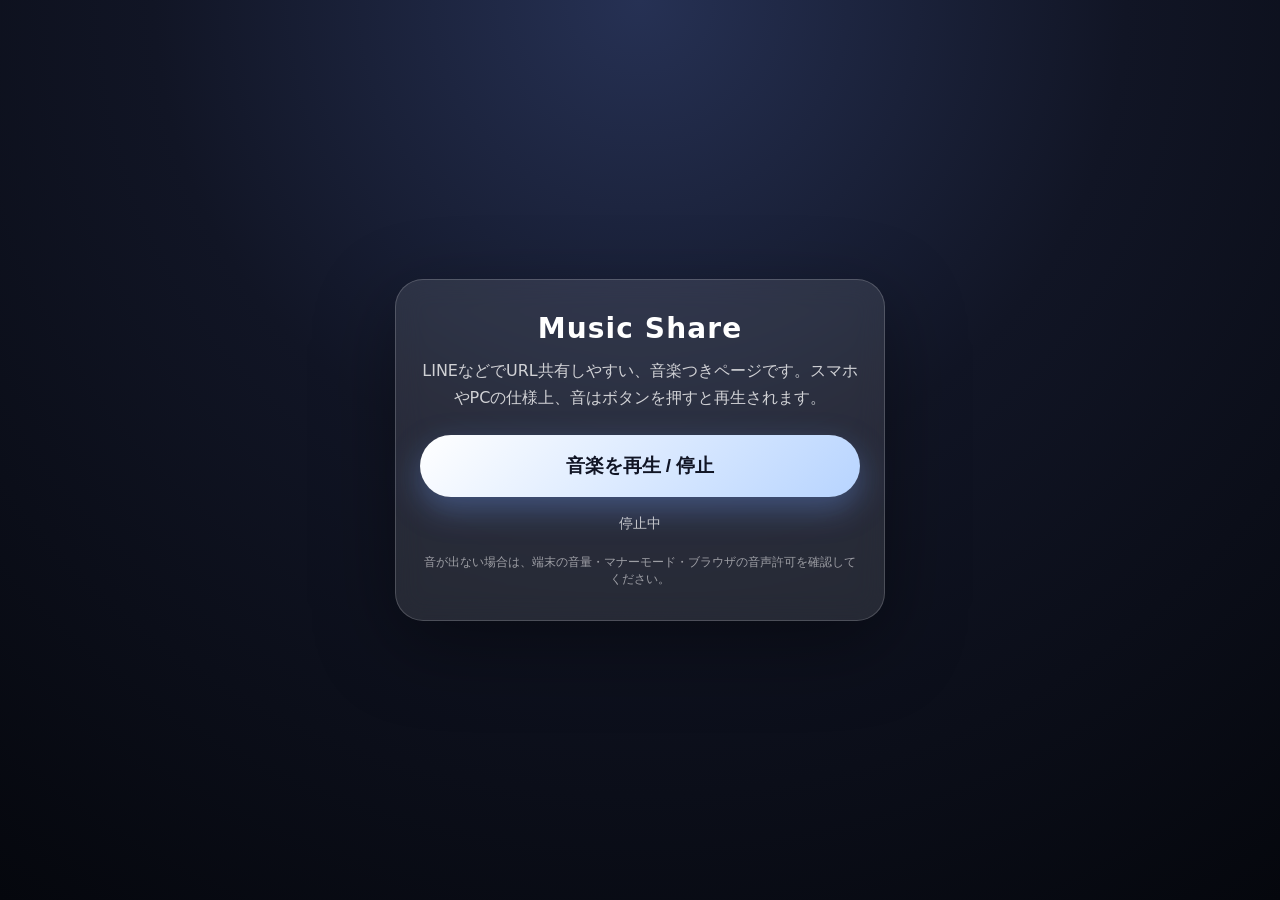
<file: music-share/index.html>
<!doctype html>
<html lang="ja">
<head>
  <meta charset="utf-8" />
  <meta name="viewport" content="width=device-width, initial-scale=1" />
  <title>Music Share</title>
  <style>
    :root {
      color-scheme: dark;
      font-family: system-ui, -apple-system, BlinkMacSystemFont, "Segoe UI", sans-serif;
    }
    body {
      margin: 0;
      min-height: 100vh;
      display: grid;
      place-items: center;
      background: radial-gradient(circle at top, #263154 0%, #111525 44%, #05070d 100%);
      color: #fff;
    }
    .card {
      width: min(92vw, 440px);
      padding: 32px 24px;
      border-radius: 28px;
      background: rgba(255, 255, 255, 0.1);
      border: 1px solid rgba(255, 255, 255, 0.18);
      box-shadow: 0 24px 80px rgba(0, 0, 0, 0.38);
      text-align: center;
      backdrop-filter: blur(14px);
    }
    h1 {
      margin: 0 0 12px;
      font-size: 28px;
      letter-spacing: .04em;
    }
    p {
      margin: 0 0 24px;
      line-height: 1.7;
      color: rgba(255,255,255,.78);
    }
    button {
      width: 100%;
      border: 0;
      border-radius: 999px;
      padding: 18px 20px;
      font-size: 19px;
      font-weight: 700;
      color: #111525;
      background: linear-gradient(135deg, #ffffff, #b7d4ff);
      box-shadow: 0 12px 32px rgba(116, 161, 255, .35);
      cursor: pointer;
    }
    button:active { transform: translateY(1px); }
    .status {
      margin-top: 18px;
      min-height: 1.5em;
      color: rgba(255,255,255,.72);
      font-size: 14px;
    }
    .note {
      margin-top: 18px;
      font-size: 12px;
      color: rgba(255,255,255,.55);
    }
  </style>
</head>
<body>
  <main class="card">
    <h1>Music Share</h1>
    <p>LINEなどでURL共有しやすい、音楽つきページです。スマホやPCの仕様上、音はボタンを押すと再生されます。</p>
    <button id="playButton" type="button">音楽を再生 / 停止</button>
    <div id="status" class="status">停止中</div>
    <div class="note">音が出ない場合は、端末の音量・マナーモード・ブラウザの音声許可を確認してください。</div>
  </main>

  <script>
    const playButton = document.getElementById('playButton');
    const statusEl = document.getElementById('status');

    let audioCtx;
    let masterGain;
    let timerIds = [];
    let playing = false;

    const melody = [
      { note: 392.00, time: 0.00, length: 0.28 },
      { note: 493.88, time: 0.32, length: 0.28 },
      { note: 587.33, time: 0.64, length: 0.42 },
      { note: 493.88, time: 1.12, length: 0.28 },
      { note: 659.25, time: 1.44, length: 0.42 },
      { note: 587.33, time: 1.92, length: 0.32 },
      { note: 493.88, time: 2.28, length: 0.32 },
      { note: 392.00, time: 2.64, length: 0.56 }
    ];

    function ensureAudio() {
      if (!audioCtx) {
        audioCtx = new (window.AudioContext || window.webkitAudioContext)();
        masterGain = audioCtx.createGain();
        masterGain.gain.value = 0.22;
        masterGain.connect(audioCtx.destination);
      }
      return audioCtx.resume();
    }

    function playTone(freq, start, duration, type = 'sine') {
      const osc = audioCtx.createOscillator();
      const gain = audioCtx.createGain();
      osc.type = type;
      osc.frequency.value = freq;
      gain.gain.setValueAtTime(0.0001, start);
      gain.gain.exponentialRampToValueAtTime(0.22, start + 0.03);
      gain.gain.exponentialRampToValueAtTime(0.0001, start + duration);
      osc.connect(gain).connect(masterGain);
      osc.start(start);
      osc.stop(start + duration + 0.03);
    }

    function scheduleLoop() {
      if (!playing) return;
      const now = audioCtx.currentTime;
      melody.forEach(({ note, time, length }) => {
        playTone(note, now + time, length, 'triangle');
        playTone(note / 2, now + time, length * 1.05, 'sine');
      });
      const next = window.setTimeout(scheduleLoop, 3200);
      timerIds.push(next);
    }

    async function startMusic() {
      await ensureAudio();
      playing = true;
      statusEl.textContent = '再生中';
      scheduleLoop();
    }

    function stopMusic() {
      playing = false;
      timerIds.forEach(clearTimeout);
      timerIds = [];
      if (masterGain && audioCtx) {
        masterGain.gain.cancelScheduledValues(audioCtx.currentTime);
        masterGain.gain.setTargetAtTime(0.0001, audioCtx.currentTime, 0.05);
        window.setTimeout(() => {
          if (masterGain) masterGain.gain.value = 0.22;
        }, 180);
      }
      statusEl.textContent = '停止中';
    }

    playButton.addEventListener('click', async () => {
      try {
        if (playing) {
          stopMusic();
        } else {
          await startMusic();
        }
      } catch (error) {
        statusEl.textContent = '音声の開始に失敗しました。ブラウザ設定を確認してください。';
        console.error(error);
      }
    });
  </script>
</body>
</html>
</file>
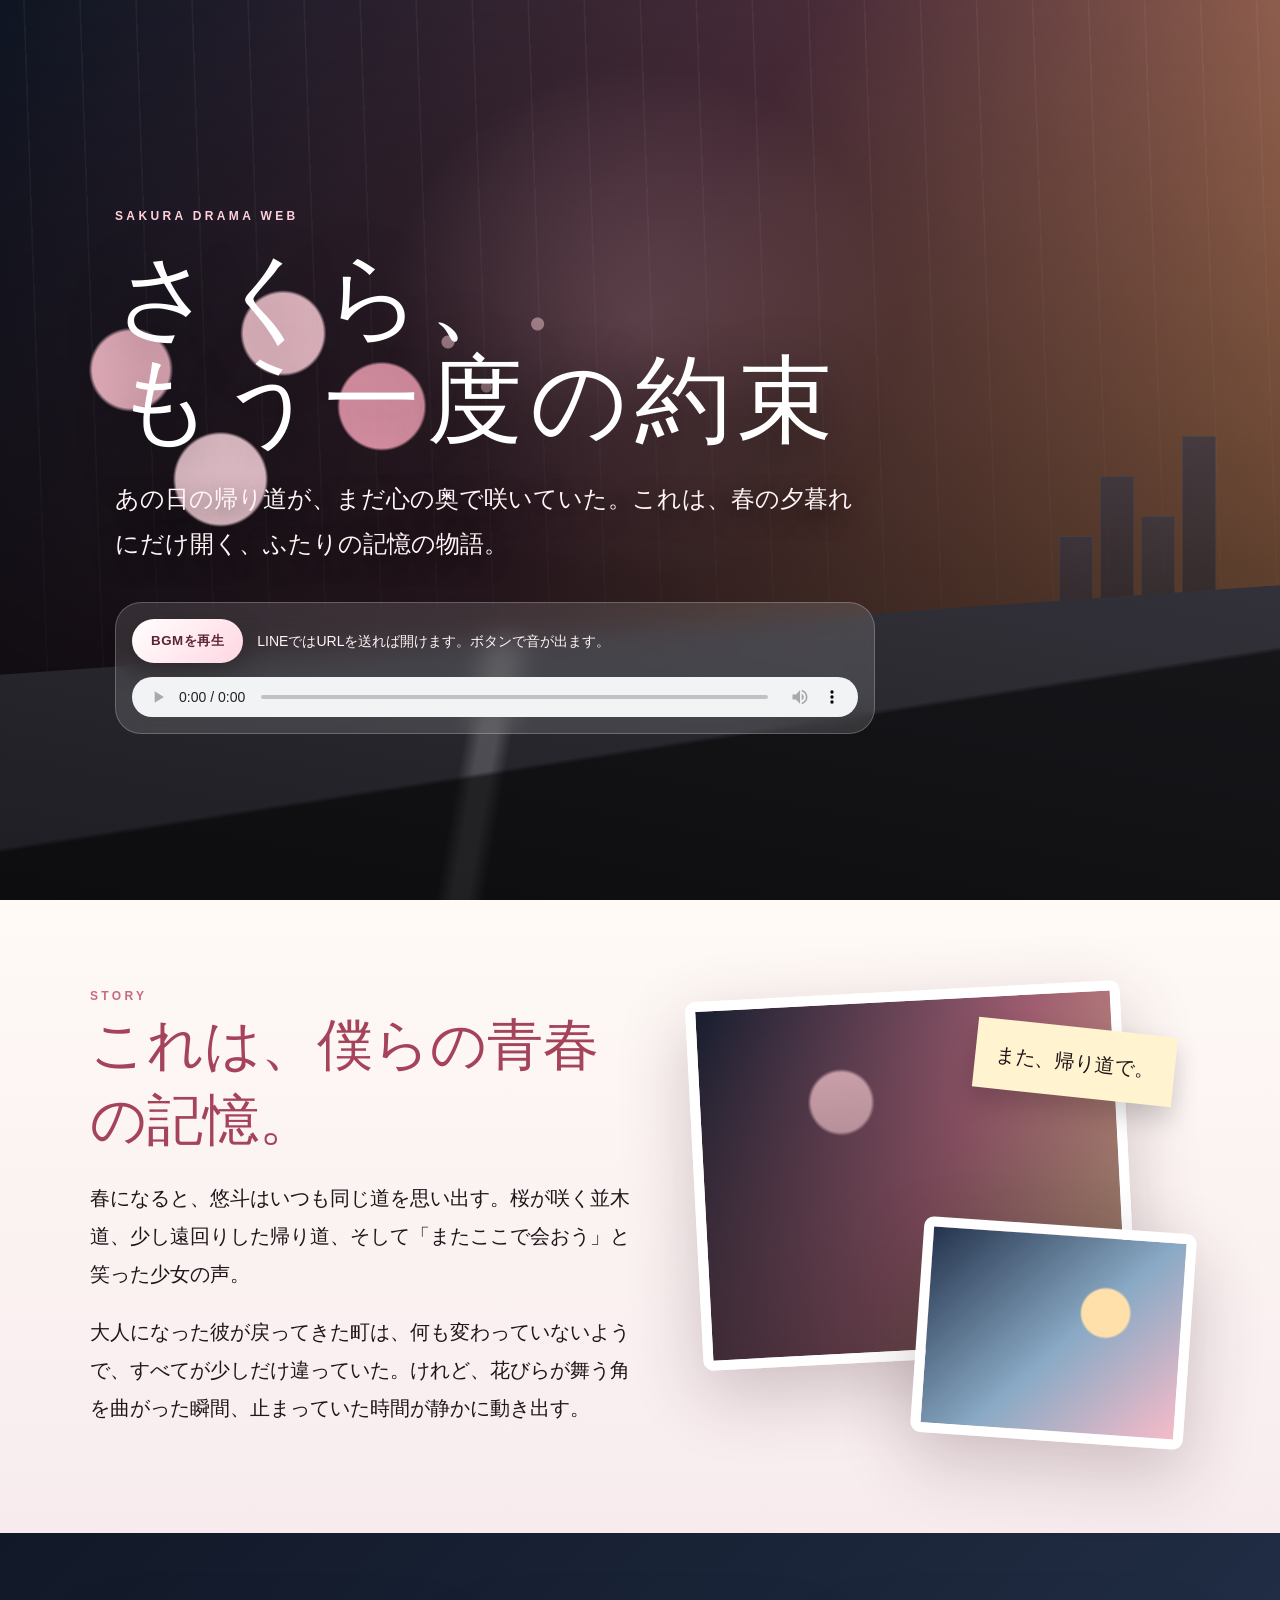
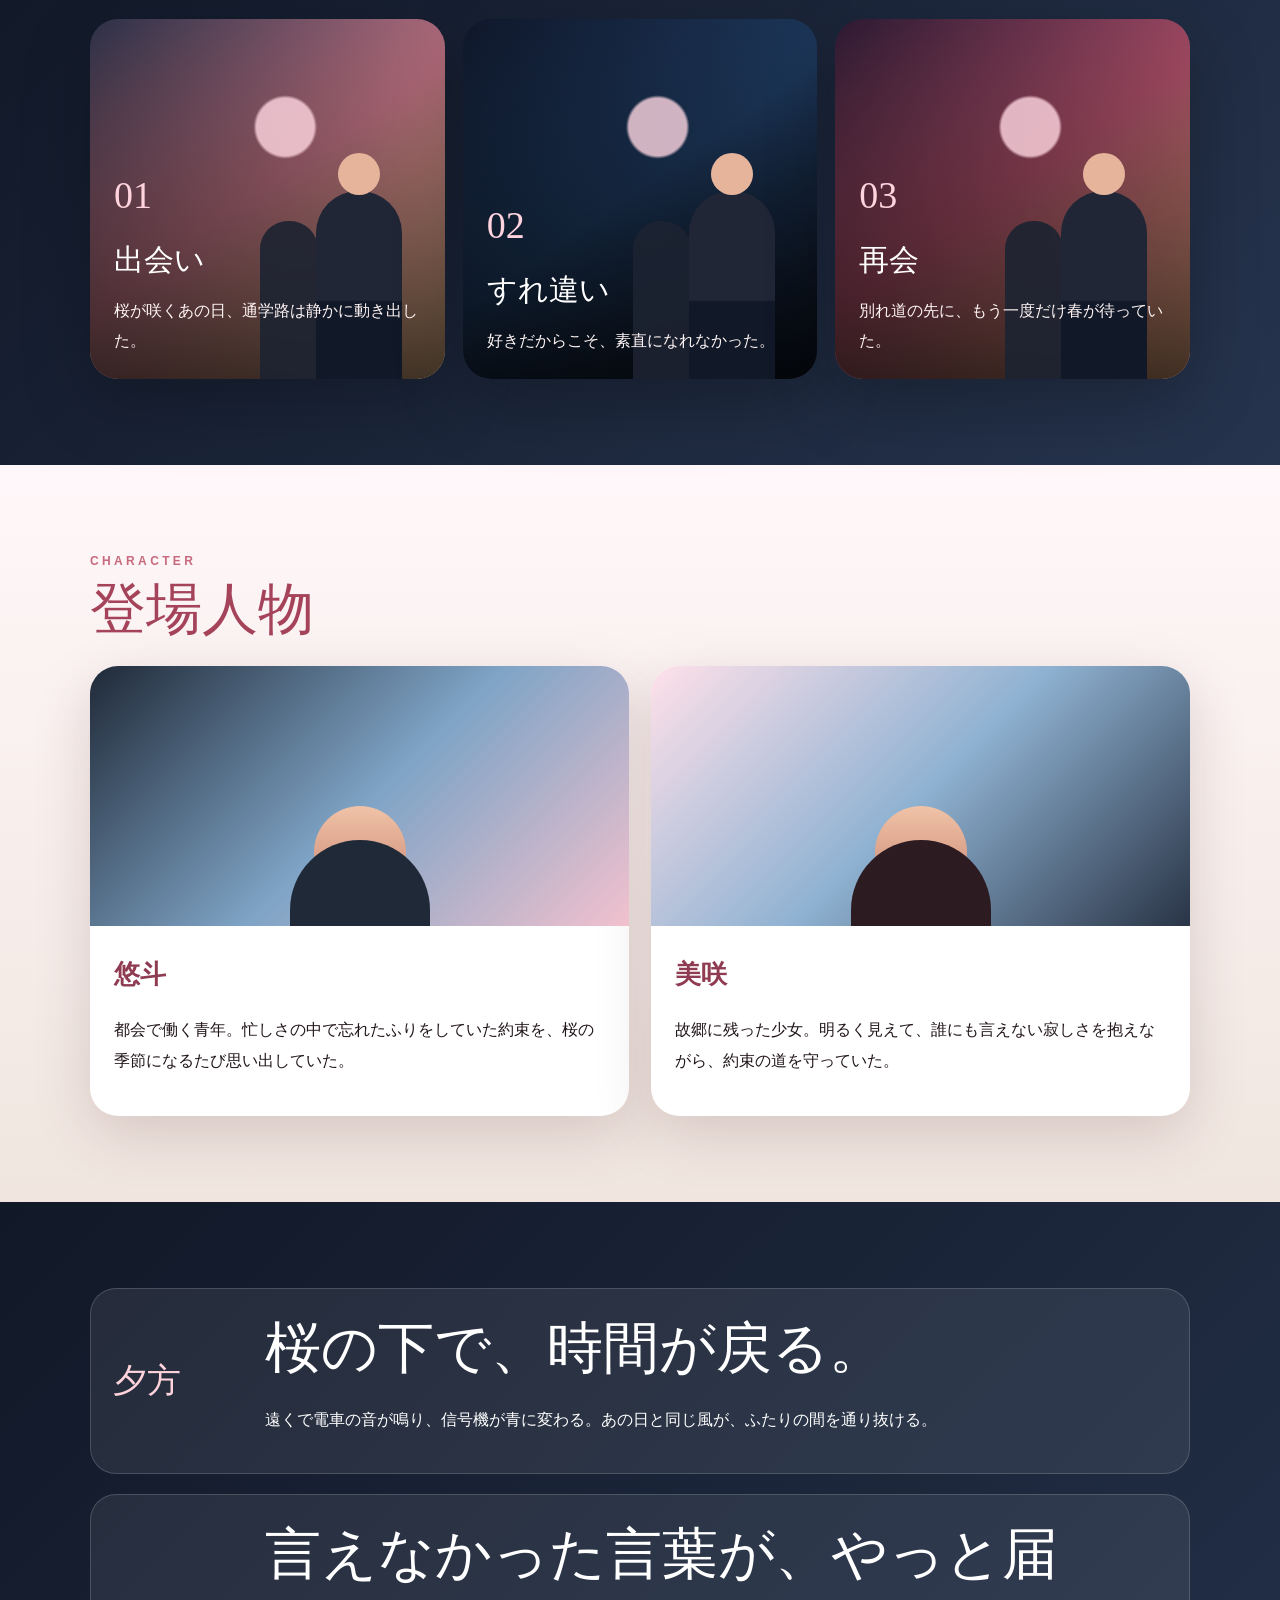
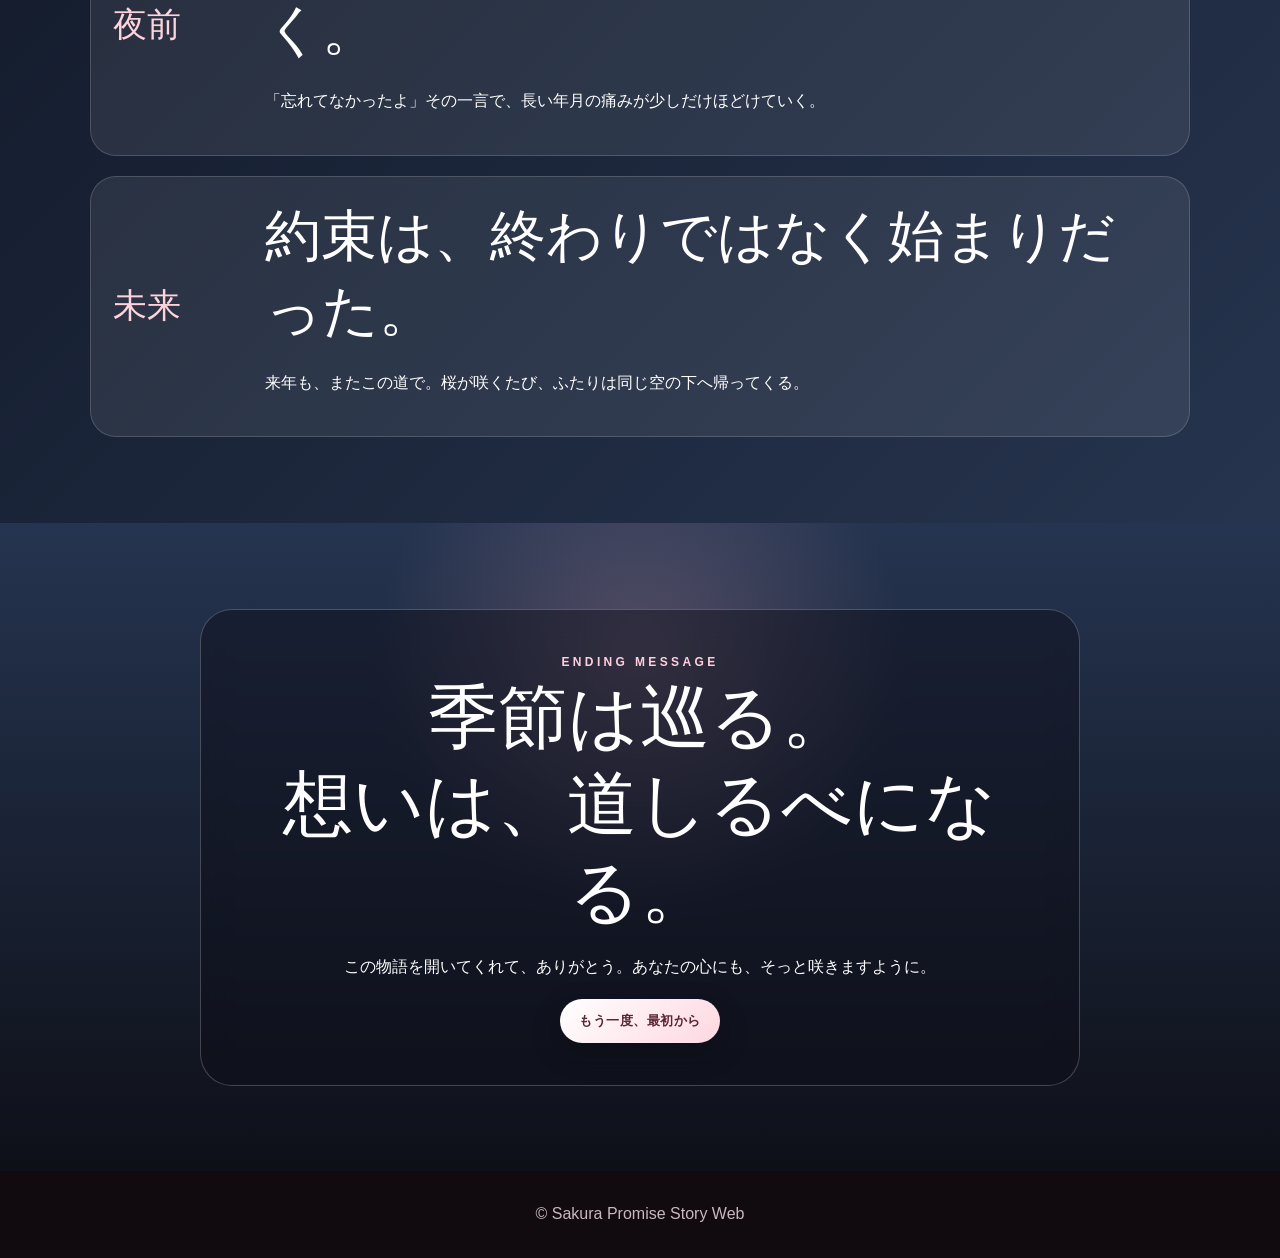
<file: line-drama.html>
<!doctype html>
<html lang="ja">
<head>
<meta charset="utf-8">
<meta name="viewport" content="width=device-width,initial-scale=1,viewport-fit=cover">
<title>さくら、もう一度の約束</title>
<meta name="description" content="LINEでURL共有できる、音楽付きドラマ風ストーリーWebページ">
<style>
:root{--ink:#21151a;--pink:#f2a9ba;--rose:#b84c67;--paper:#fff8f3;--night:#101827;--gold:#f4c27a}*{box-sizing:border-box}html{scroll-behavior:smooth}body{margin:0;background:#130d13;color:var(--ink);font-family:-apple-system,BlinkMacSystemFont,'Hiragino Mincho ProN','Yu Mincho',serif;line-height:1.9;overflow-x:hidden}.page{background:linear-gradient(180deg,#130d13,#21151d 34%,#fff8f3 58%,#f2e5df)}.petal{position:fixed;top:-8vh;z-index:10;width:16px;height:10px;border-radius:100% 0 100% 0;background:linear-gradient(135deg,#ffe3ea,#ef8da5);opacity:.8;animation:fall linear infinite;pointer-events:none}.petal:nth-child(1){left:7%;animation-duration:13s}.petal:nth-child(2){left:23%;animation-duration:17s;animation-delay:2s}.petal:nth-child(3){left:40%;animation-duration:14s;animation-delay:4s}.petal:nth-child(4){left:59%;animation-duration:18s;animation-delay:1s}.petal:nth-child(5){left:75%;animation-duration:16s;animation-delay:3s}.petal:nth-child(6){left:89%;animation-duration:20s;animation-delay:5s}@keyframes fall{to{transform:translateY(112vh) translateX(70px) rotate(540deg)}}.hero{min-height:100svh;position:relative;display:grid;place-items:center;overflow:hidden;background:radial-gradient(circle at 50% 36%,rgba(255,189,202,.35),transparent 30%),linear-gradient(120deg,#111827,#51313f 46%,#f3a56f)}.hero:before{content:"";position:absolute;inset:0;background:linear-gradient(180deg,rgba(0,0,0,.1),rgba(0,0,0,.85)),repeating-linear-gradient(88deg,transparent 0 54px,rgba(255,255,255,.06) 55px 56px),radial-gradient(circle at 35% 38%,#ffc9d5 0 6px,transparent 7px),radial-gradient(circle at 38% 43%,#ffc9d5 0 5px,transparent 6px),radial-gradient(circle at 42% 36%,#ffc9d5 0 6px,transparent 7px);opacity:.95}.road{position:absolute;left:-10%;right:-10%;bottom:-12%;height:42%;background:linear-gradient(175deg,transparent 0 36%,rgba(0,0,0,.55) 37%),linear-gradient(100deg,transparent 0 38%,rgba(255,255,255,.18) 39% 40%,transparent 41%),linear-gradient(15deg,#15161b,#34323a);transform:skewY(-4deg)}.tree{position:absolute;left:-8%;bottom:16%;width:70%;height:58%;background:radial-gradient(circle at 26% 26%,#ffc2d0 0 5%,transparent 5.5%),radial-gradient(circle at 43% 19%,#ffd0da 0 6%,transparent 6.5%),radial-gradient(circle at 54% 33%,#f7a6bb 0 7%,transparent 7.5%),radial-gradient(circle at 36% 47%,#ffd9e2 0 7%,transparent 7.5%);filter:blur(.1px);opacity:.85}.city{position:absolute;right:5%;bottom:26%;display:flex;gap:7px;align-items:end;opacity:.58}.city i{display:block;width:34px;background:linear-gradient(#2e3447,#171923);box-shadow:inset 0 0 0 1px rgba(255,255,255,.08)}.city i:nth-child(1){height:130px}.city i:nth-child(2){height:190px}.city i:nth-child(3){height:150px}.city i:nth-child(4){height:230px}.hero-inner{position:relative;z-index:2;width:min(1050px,92vw);color:white;padding:78px 0 38px}.label{letter-spacing:.28em;color:#ffd0dc;font:800 12px/1.8 -apple-system,BlinkMacSystemFont,sans-serif}.title{font-size:clamp(42px,10vw,96px);font-weight:400;line-height:1.08;margin:18px 0 12px;letter-spacing:.07em;text-shadow:0 18px 55px rgba(0,0,0,.58)}.subtitle{font-size:clamp(16px,3.3vw,24px);max-width:760px;color:#fff4f6;text-shadow:0 8px 24px rgba(0,0,0,.72)}.controls{margin-top:34px;width:min(760px,100%);display:flex;align-items:center;gap:14px;flex-wrap:wrap;background:rgba(255,255,255,.13);border:1px solid rgba(255,255,255,.22);border-radius:26px;padding:16px;backdrop-filter:blur(14px)}button,.btn{border:0;border-radius:999px;background:linear-gradient(135deg,#fff,#ffd7e1);color:#5b2534;padding:13px 19px;font-weight:900;letter-spacing:.04em;box-shadow:0 10px 28px rgba(0,0,0,.25);font-family:-apple-system,BlinkMacSystemFont,'Hiragino Sans',sans-serif}audio{width:100%;height:40px}.status{font-family:-apple-system,BlinkMacSystemFont,sans-serif;font-size:14px;color:#fff6f8}.section{padding:86px max(20px,calc((100vw - 1100px)/2))}.white{background:linear-gradient(180deg,#fffaf6,#f7ebee)}.dark{background:linear-gradient(135deg,#111827,#26344e);color:white}.intro{display:grid;grid-template-columns:1.05fr .95fr;gap:34px;align-items:center}.copy h2,.scene-copy h2,.chars h2{font-size:clamp(30px,5vw,56px);line-height:1.35;font-weight:400;margin:0 0 18px;color:#a5435b}.copy p{font-size:clamp(16px,2.6vw,20px)}.poster{position:relative;min-height:450px}.frame{position:absolute;border:10px solid #fff;border-radius:10px;box-shadow:0 24px 70px rgba(65,36,45,.24);overflow:hidden;background:#ddd}.frame.big{inset:0 12% 18% 2%;transform:rotate(-3deg);background:linear-gradient(180deg,rgba(20,18,22,.15),rgba(20,18,22,.58)),radial-gradient(circle at 34% 28%,#ffc9d5 0 8%,transparent 9%),linear-gradient(120deg,#172033,#b86a81 55%,#ffd0a2)}.frame.small{right:0;bottom:0;width:54%;height:48%;transform:rotate(4deg);background:radial-gradient(circle at 70% 38%,#ffe0aa 0 11%,transparent 12%),linear-gradient(135deg,#24334d,#8aaac5 55%,#f6bbc8)}.note{position:absolute;right:3%;top:8%;background:#fff4cf;padding:16px 20px;box-shadow:0 13px 26px rgba(0,0,0,.18);transform:rotate(6deg);font-size:20px}.chapters{display:grid;grid-template-columns:repeat(3,1fr);gap:18px}.chapter{min-height:360px;border-radius:28px;overflow:hidden;position:relative;color:white;box-shadow:0 24px 70px rgba(0,0,0,.24);background:var(--bg)}.chapter:before{content:"";position:absolute;inset:0;background:radial-gradient(circle at 55% 30%,rgba(255,214,225,.8) 0 9%,transparent 10%),linear-gradient(180deg,transparent,rgba(0,0,0,.74))}.chapter .person{position:absolute;right:12%;bottom:0;width:86px;height:188px;background:linear-gradient(#202636 0 58%,#111827 59%);border-radius:42px 42px 0 0;box-shadow:-70px 16px 0 -14px rgba(28,35,49,.9)}.chapter .person:before{content:"";position:absolute;left:22px;top:-38px;width:42px;height:42px;border-radius:50%;background:#e5b49b}.chapter>div{position:absolute;z-index:2;left:24px;right:24px;bottom:22px}.num{font-size:38px;color:#ffd4df}.chapter h3{font-size:30px;font-weight:400;margin:0 0 8px}.chapter p{margin:0;color:#fff5f5}.sceneA{--bg:linear-gradient(145deg,#2b3047,#be7282 48%,#ffcc94)}.sceneB{--bg:linear-gradient(145deg,#0f172a,#1e3a5f 48%,#111827)}.sceneC{--bg:linear-gradient(145deg,#2b1932,#a84d66 48%,#f6b585)}.chars{background:linear-gradient(180deg,#fff7f9,#f0e6df)}.char-grid{display:grid;grid-template-columns:repeat(2,1fr);gap:22px}.char{border-radius:28px;background:white;overflow:hidden;box-shadow:0 18px 56px rgba(90,48,58,.18)}.portrait{height:260px;position:relative;background:linear-gradient(135deg,#1f2937,#7fa4c6 52%,#f2c1ce)}.portrait:before{content:"";position:absolute;left:50%;bottom:28px;width:92px;height:92px;border-radius:50%;background:linear-gradient(#f0c3a7,#c98572);transform:translateX(-50%)}.portrait:after{content:"";position:absolute;left:50%;bottom:0;width:140px;height:86px;border-radius:70px 70px 0 0;background:#1f2937;transform:translateX(-50%)}.girl .portrait{background:linear-gradient(135deg,#ffe1ea,#8fb2d2 50%,#293446)}.girl .portrait:after{background:#2d1b22}.char-text{padding:24px}.char-text h3{font-size:26px;margin:0;color:#8f3b51}.timeline{display:grid;gap:20px}.scene{display:grid;grid-template-columns:130px 1fr;gap:22px;align-items:center;padding:22px;border-radius:26px;background:rgba(255,255,255,.08);border:1px solid rgba(255,255,255,.16)}.scene-time{font-size:34px;color:#ffd3dc}.scene-copy h2{color:#fff}.ending{min-height:72vh;display:grid;place-items:center;text-align:center;background:radial-gradient(circle at 50% 20%,rgba(255,182,199,.22),transparent 32%),linear-gradient(180deg,#253450,#0e1018);color:white}.ending-card{width:min(880px,92vw);border:1px solid rgba(255,255,255,.22);border-radius:32px;background:rgba(15,15,25,.46);backdrop-filter:blur(13px);padding:42px}.ending h2{font-size:clamp(32px,7vw,70px);font-weight:400;line-height:1.25;margin:0 0 16px}.footer{padding:28px;text-align:center;background:#110b10;color:#c9b8be;font-family:-apple-system,BlinkMacSystemFont,sans-serif}.reveal{opacity:0;transform:translateY(22px);transition:.9s ease}.reveal.on{opacity:1;transform:none}@media(max-width:820px){.intro,.char-grid{grid-template-columns:1fr}.poster{min-height:390px}.chapters{grid-template-columns:1fr}.scene{grid-template-columns:1fr}.section{padding-top:62px;padding-bottom:62px}.title{letter-spacing:.04em}}
</style>
</head>
<body><div class="page"><i class="petal"></i><i class="petal"></i><i class="petal"></i><i class="petal"></i><i class="petal"></i><i class="petal"></i><header class="hero"><div class="tree"></div><div class="city"><i></i><i></i><i></i><i></i></div><div class="road"></div><div class="hero-inner"><div class="label">SAKURA DRAMA WEB</div><h1 class="title">さくら、<br>もう一度の約束</h1><p class="subtitle">あの日の帰り道が、まだ心の奥で咲いていた。これは、春の夕暮れにだけ開く、ふたりの記憶の物語。</p><div class="controls"><button id="play">BGMを再生</button><span id="state" class="status">LINEではURLを送れば開けます。ボタンで音が出ます。</span><audio id="bgm" controls loop preload="auto"><source src="./bgm.mp3" type="audio/mpeg"></audio></div></div></header><main><section id="story" class="section white"><div class="intro reveal"><div class="copy"><div class="label" style="color:#c86a7e">STORY</div><h2>これは、僕らの青春の記憶。</h2><p>春になると、悠斗はいつも同じ道を思い出す。桜が咲く並木道、少し遠回りした帰り道、そして「またここで会おう」と笑った少女の声。</p><p>大人になった彼が戻ってきた町は、何も変わっていないようで、すべてが少しだけ違っていた。けれど、花びらが舞う角を曲がった瞬間、止まっていた時間が静かに動き出す。</p></div><div class="poster"><div class="frame big"></div><div class="frame small"></div><div class="note">また、帰り道で。</div></div></div></section><section class="section dark"><div class="chapters"><article class="chapter sceneA reveal"><span class="person"></span><div><div class="num">01</div><h3>出会い</h3><p>桜が咲くあの日、通学路は静かに動き出した。</p></div></article><article class="chapter sceneB reveal"><span class="person"></span><div><div class="num">02</div><h3>すれ違い</h3><p>好きだからこそ、素直になれなかった。</p></div></article><article class="chapter sceneC reveal"><span class="person"></span><div><div class="num">03</div><h3>再会</h3><p>別れ道の先に、もう一度だけ春が待っていた。</p></div></article></div></section><section class="section chars"><div class="reveal"><div class="label" style="color:#c86a7e">CHARACTER</div><h2>登場人物</h2></div><div class="char-grid"><article class="char reveal"><div class="portrait"></div><div class="char-text"><h3>悠斗</h3><p>都会で働く青年。忙しさの中で忘れたふりをしていた約束を、桜の季節になるたび思い出していた。</p></div></article><article class="char girl reveal"><div class="portrait"></div><div class="char-text"><h3>美咲</h3><p>故郷に残った少女。明るく見えて、誰にも言えない寂しさを抱えながら、約束の道を守っていた。</p></div></article></div></section><section class="section dark"><div class="timeline"><div class="scene reveal"><div class="scene-time">夕方</div><div class="scene-copy"><h2>桜の下で、時間が戻る。</h2><p>遠くで電車の音が鳴り、信号機が青に変わる。あの日と同じ風が、ふたりの間を通り抜ける。</p></div></div><div class="scene reveal"><div class="scene-time">夜前</div><div class="scene-copy"><h2>言えなかった言葉が、やっと届く。</h2><p>「忘れてなかったよ」その一言で、長い年月の痛みが少しだけほどけていく。</p></div></div><div class="scene reveal"><div class="scene-time">未来</div><div class="scene-copy"><h2>約束は、終わりではなく始まりだった。</h2><p>来年も、またこの道で。桜が咲くたび、ふたりは同じ空の下へ帰ってくる。</p></div></div></div></section><section class="ending"><div class="ending-card reveal"><div class="label">ENDING MESSAGE</div><h2>季節は巡る。<br>想いは、道しるべになる。</h2><p>この物語を開いてくれて、ありがとう。あなたの心にも、そっと咲きますように。</p><button class="btn" onclick="window.scrollTo({top:0,behavior:'smooth'})">もう一度、最初から</button></div></section></main><footer class="footer">© Sakura Promise Story Web</footer></div><script>
let ctx,master,timer;const audio=document.getElementById('bgm'),btn=document.getElementById('play'),state=document.getElementById('state');audio.volume=.86;function stopSynth(){if(timer)clearInterval(timer);timer=null;if(master){master.gain.setTargetAtTime(0,ctx.currentTime,.2)}}async function startSynth(){ctx=ctx||new (window.AudioContext||window.webkitAudioContext)();await ctx.resume();master=master||ctx.createGain();master.gain.value=.0;master.connect(ctx.destination);master.gain.setTargetAtTime(.16,ctx.currentTime,.05);const chords=[[261.63,329.63,392.00],[220.00,277.18,329.63],[246.94,293.66,369.99],[196.00,261.63,329.63]];let step=0;function playChord(){const now=ctx.currentTime;chords[step%chords.length].forEach((f,i)=>{const o=ctx.createOscillator(),g=ctx.createGain();o.type=i===1?'triangle':'sine';o.frequency.value=f;o.connect(g);g.connect(master);g.gain.setValueAtTime(0,now);g.gain.linearRampToValueAtTime(.11/(i+1),now+.08);g.gain.exponentialRampToValueAtTime(.001,now+3.8);o.start(now);o.stop(now+4)});step++}playChord();timer=setInterval(playChord,3600);state.textContent='BGM再生中。元mp3が読めない場合も、このページ内BGMが鳴ります。';btn.textContent='BGMを停止'}async function playMusic(){if(timer){stopSynth();audio.pause();btn.textContent='BGMを再生';state.textContent='停止中。もう一度押すと再生します。';return}try{const playPromise=audio.play();await Promise.race([playPromise,new Promise((_,rej)=>setTimeout(()=>rej(new Error('timeout')),1200))]);btn.textContent='BGMを停止';state.textContent='BGM再生中。もう一度押すと停止します。'}catch(e){audio.pause();audio.currentTime=0;await startSynth()}}btn.addEventListener('click',playMusic);const io=new IntersectionObserver(es=>es.forEach(e=>{if(e.isIntersecting)e.target.classList.add('on')}),{threshold:.15});document.querySelectorAll('.reveal').forEach(el=>io.observe(el));
</script></body></html>
</file>
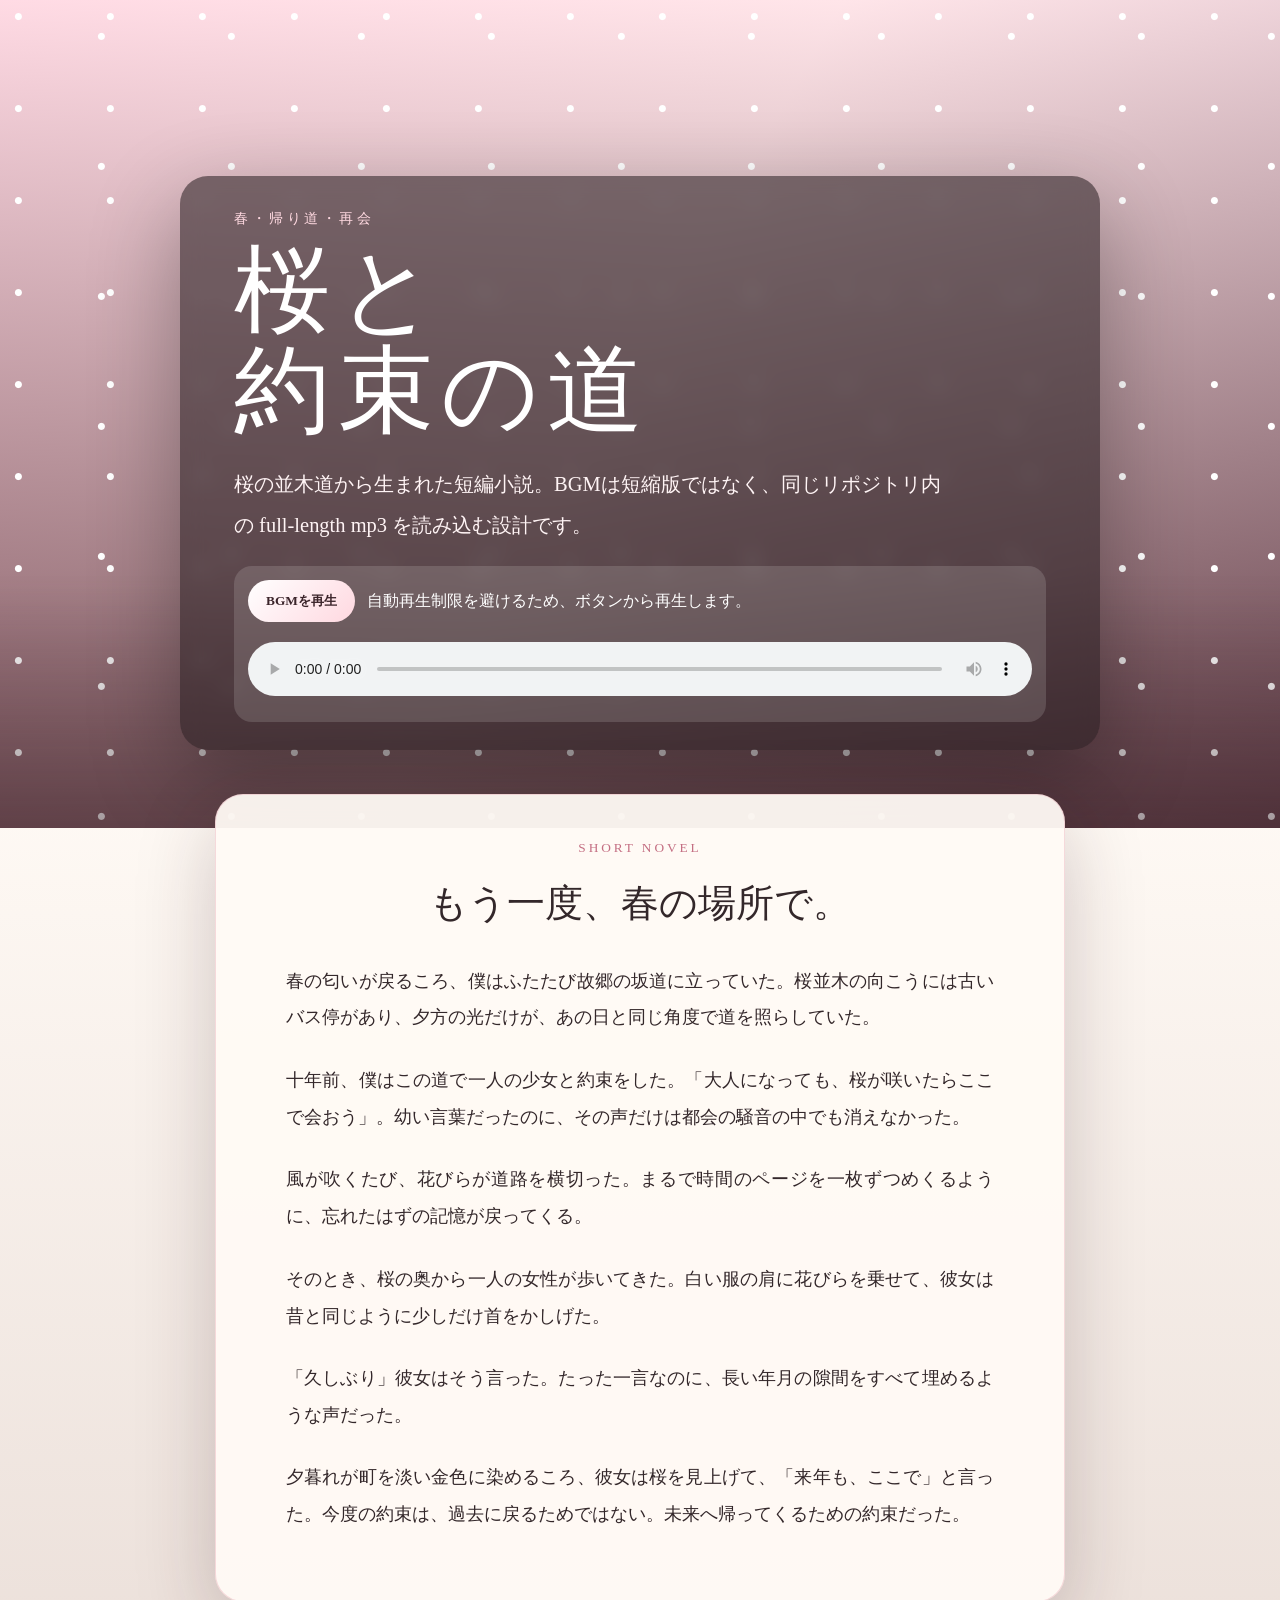
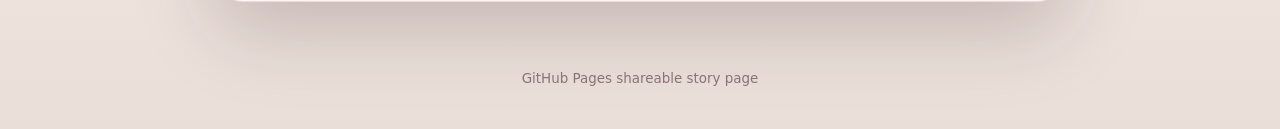
<file: sakura-yakusoku-full.html>
<!doctype html>
<html lang="ja">
<head>
  <meta charset="utf-8">
  <meta name="viewport" content="width=device-width, initial-scale=1">
  <title>桜と約束の道</title>
  <style>
    *{box-sizing:border-box}body{margin:0;font-family:'Yu Mincho','Hiragino Mincho ProN',serif;color:#33272a;background:linear-gradient(#ffe8ee,#fffaf5 45%,#eaded8);line-height:2}.hero{min-height:92vh;display:grid;place-items:end center;padding:24px;background:radial-gradient(circle at 20% 18%,#fff 0 3px,transparent 4px),radial-gradient(circle at 78% 28%,#fff 0 3px,transparent 4px),linear-gradient(180deg,rgba(255,225,233,.76),rgba(90,49,58,.78)),linear-gradient(120deg,#ffc7d5,#fff2ea 48%,#6d5964);background-size:92px 92px,130px 130px,auto,auto;position:relative;overflow:hidden}.hero:before{content:'';position:absolute;left:-8%;right:-8%;bottom:-7%;height:34vh;background:linear-gradient(180deg,transparent,rgba(61,39,46,.58));filter:blur(7px)}.card{position:relative;width:min(920px,100%);margin:0 auto 6vh;padding:28px clamp(20px,5vw,54px);border-radius:28px;background:rgba(39,28,32,.58);color:white;box-shadow:0 30px 90px rgba(0,0,0,.32);backdrop-filter:blur(10px)}.k{letter-spacing:.25em;color:#ffd9e1;font-size:.88rem}h1{font-size:clamp(2.5rem,10vw,6rem);line-height:1.04;margin:.1em 0 .24em;font-weight:400;letter-spacing:.08em}.lead{max-width:720px;margin:0 0 20px;color:#fff4f5;font-size:clamp(1rem,2.3vw,1.28rem)}.music{display:flex;gap:12px;flex-wrap:wrap;align-items:center;background:rgba(255,255,255,.14);border-radius:18px;padding:14px}button{border:0;border-radius:999px;padding:12px 18px;font-weight:700;cursor:pointer;background:linear-gradient(135deg,#fff,#ffd8e0);color:#3b242a;font-family:inherit}audio{width:100%;margin-top:8px}.warn{font-family:system-ui,sans-serif;font-size:.9rem;color:#fff7bc}main{width:min(850px,calc(100% - 32px));margin:-34px auto 64px;position:relative;background:rgba(255,250,245,.95);border:1px solid rgba(217,133,150,.28);border-radius:28px;box-shadow:0 26px 80px rgba(54,28,34,.22);overflow:hidden}.head{text-align:center;padding:36px 22px 8px}.head small{color:#c46f83;letter-spacing:.22em}h2{font-size:clamp(1.6rem,5vw,2.4rem);font-weight:400;line-height:1.5;margin:12px 0}.story{padding:10px clamp(22px,6vw,70px) 42px}.story p{font-size:clamp(1.02rem,2.4vw,1.15rem);text-align:justify;margin:0 0 1.4em}footer{text-align:center;color:#8d7478;padding:0 20px 36px;font-family:system-ui,sans-serif;font-size:.84rem}
  </style>
</head>
<body>
  <section class="hero">
    <div class="card">
      <div class="k">春・帰り道・再会</div>
      <h1>桜と<br>約束の道</h1>
      <p class="lead">桜の並木道から生まれた短編小説。BGMは短縮版ではなく、同じリポジトリ内の full-length mp3 を読み込む設計です。</p>
      <div class="music">
        <button id="play">BGMを再生</button>
        <span id="state">自動再生制限を避けるため、ボタンから再生します。</span>
        <audio id="bgm" controls loop preload="auto">
          <source src="./bgm.mp3" type="audio/mpeg">
        </audio>
        <div id="warn" class="warn"></div>
      </div>
    </div>
  </section>
  <main>
    <div class="head"><small>SHORT NOVEL</small><h2>もう一度、春の場所で。</h2></div>
    <div class="story">
      <p>春の匂いが戻るころ、僕はふたたび故郷の坂道に立っていた。桜並木の向こうには古いバス停があり、夕方の光だけが、あの日と同じ角度で道を照らしていた。</p>
      <p>十年前、僕はこの道で一人の少女と約束をした。「大人になっても、桜が咲いたらここで会おう」。幼い言葉だったのに、その声だけは都会の騒音の中でも消えなかった。</p>
      <p>風が吹くたび、花びらが道路を横切った。まるで時間のページを一枚ずつめくるように、忘れたはずの記憶が戻ってくる。</p>
      <p>そのとき、桜の奥から一人の女性が歩いてきた。白い服の肩に花びらを乗せて、彼女は昔と同じように少しだけ首をかしげた。</p>
      <p>「久しぶり」彼女はそう言った。たった一言なのに、長い年月の隙間をすべて埋めるような声だった。</p>
      <p>夕暮れが町を淡い金色に染めるころ、彼女は桜を見上げて、「来年も、ここで」と言った。今度の約束は、過去に戻るためではない。未来へ帰ってくるための約束だった。</p>
    </div>
  </main>
  <footer>GitHub Pages shareable story page</footer>
  <script>
    const audio = document.getElementById('bgm');
    const button = document.getElementById('play');
    const state = document.getElementById('state');
    const warn = document.getElementById('warn');
    audio.volume = 0.82;
    audio.addEventListener('error', () => {
      warn.textContent = 'bgm.mp3 が見つからないか、mp3として読み込めません。リポジトリ直下に full-length の bgm.mp3 を置いてください。';
    });
    button.addEventListener('click', async () => {
      try {
        if (audio.paused) {
          await audio.play();
          button.textContent = 'BGMを停止';
          state.textContent = 'BGM再生中。もう一度押すと停止します。';
        } else {
          audio.pause();
          button.textContent = 'BGMを再生';
          state.textContent = '停止中。ボタンから再生できます。';
        }
      } catch (e) {
        state.textContent = '再生できません。下のaudioの再生ボタンを押すか、bgm.mp3を確認してください。';
      }
    });
  </script>
</body>
</html>
</file>
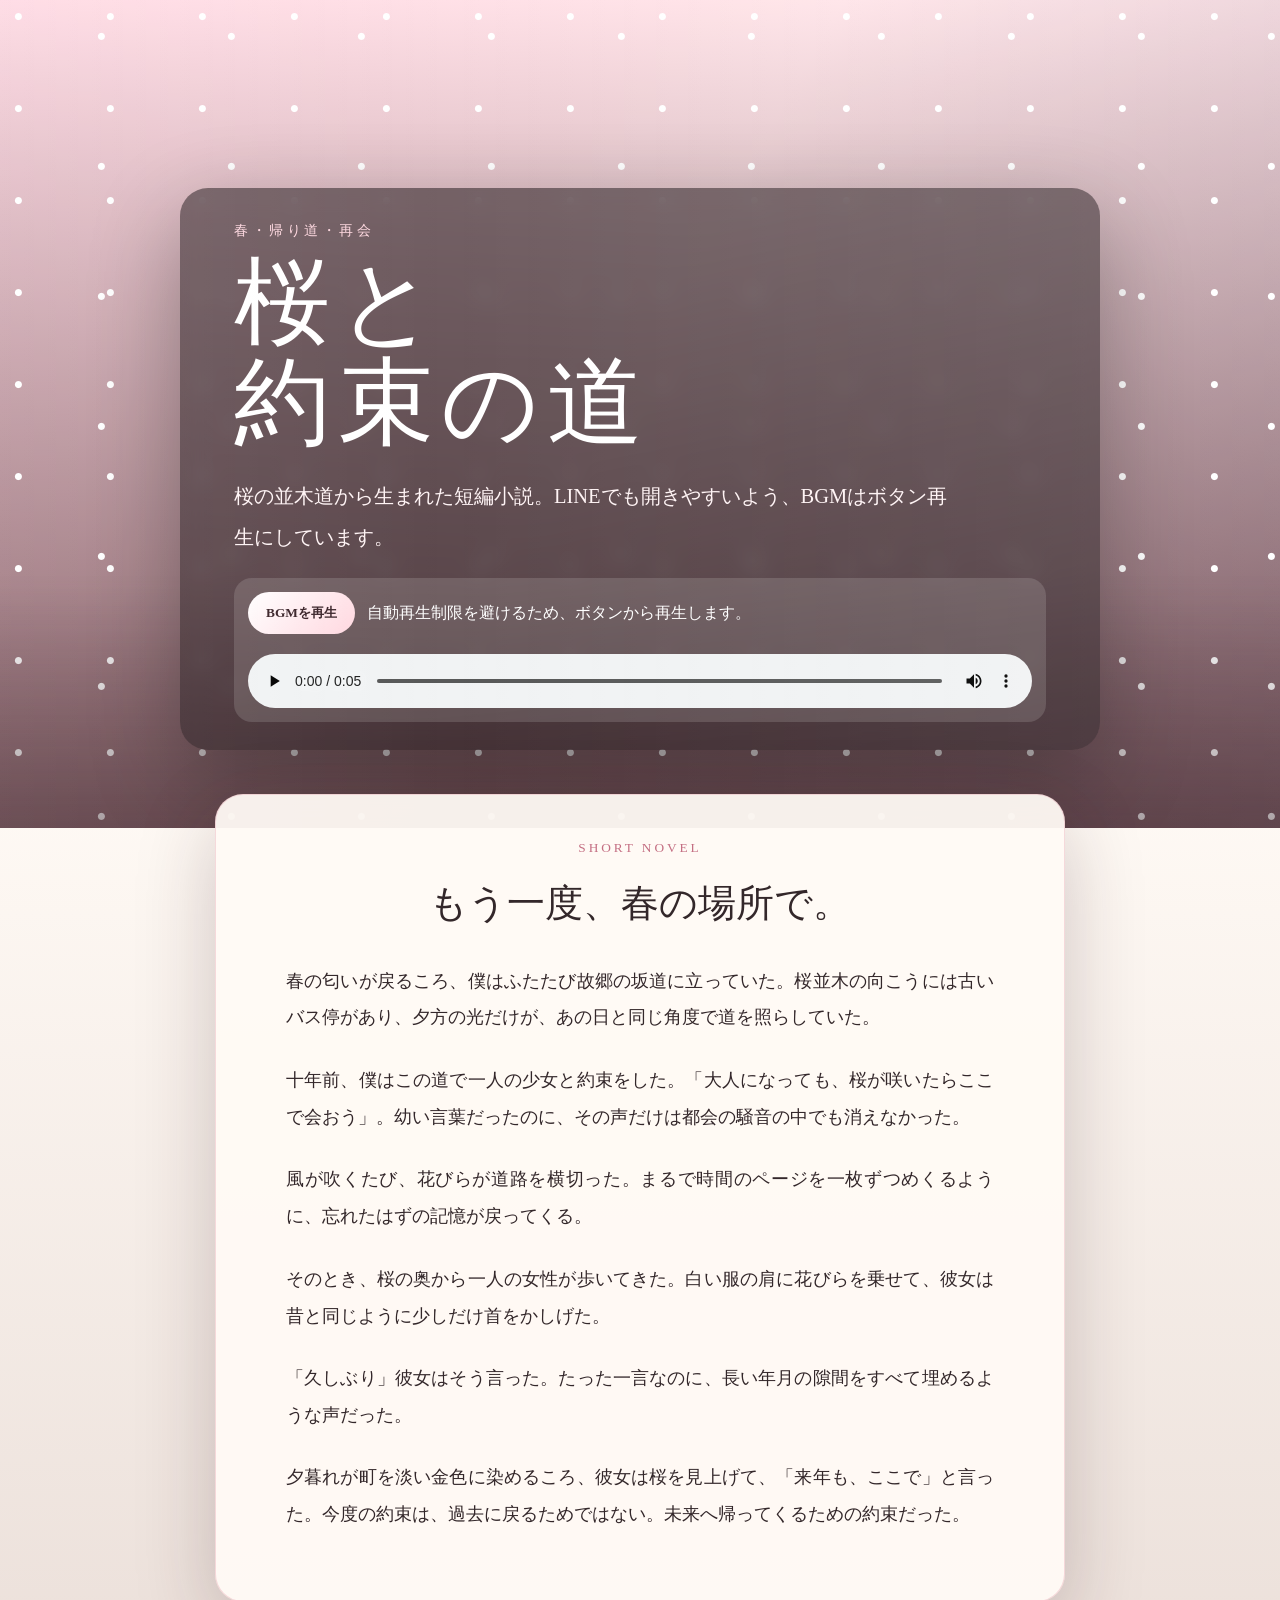
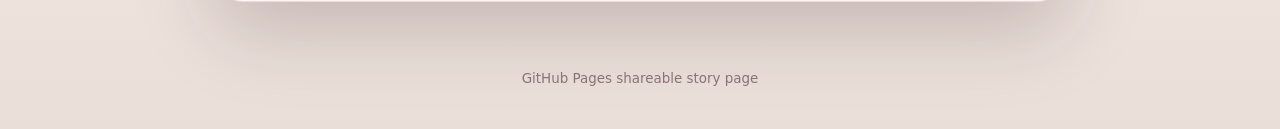
<file: sakura-yakusoku.html>
<!doctype html><html lang="ja"><head><meta charset="utf-8"><meta name="viewport" content="width=device-width,initial-scale=1"><title>桜と約束の道</title><style>*{box-sizing:border-box}body{margin:0;font-family:'Yu Mincho','Hiragino Mincho ProN',serif;color:#33272a;background:linear-gradient(#ffe8ee,#fffaf5 45%,#eaded8);line-height:2}.hero{min-height:92vh;display:grid;place-items:end center;padding:24px;background:radial-gradient(circle at 20% 18%,#fff 0 3px,transparent 4px),radial-gradient(circle at 78% 28%,#fff 0 3px,transparent 4px),linear-gradient(180deg,rgba(255,225,233,.76),rgba(90,49,58,.78)),linear-gradient(120deg,#ffc7d5,#fff2ea 48%,#6d5964);background-size:92px 92px,130px 130px,auto,auto;position:relative;overflow:hidden}.hero:before{content:'';position:absolute;left:-8%;right:-8%;bottom:-7%;height:34vh;background:linear-gradient(180deg,transparent,rgba(61,39,46,.58));filter:blur(7px)}.hero:after{content:'';position:absolute;inset:0;background:linear-gradient(90deg,rgba(255,255,255,.08),transparent 35%,rgba(255,255,255,.1));pointer-events:none}.card{position:relative;width:min(920px,100%);margin:0 auto 6vh;padding:28px clamp(20px,5vw,54px);border-radius:28px;background:rgba(39,28,32,.58);color:white;box-shadow:0 30px 90px rgba(0,0,0,.32);backdrop-filter:blur(10px)}.k{letter-spacing:.25em;color:#ffd9e1;font-size:.88rem}h1{font-size:clamp(2.5rem,10vw,6rem);line-height:1.04;margin:.1em 0 .24em;font-weight:400;letter-spacing:.08em}.lead{max-width:720px;margin:0 0 20px;color:#fff4f5;font-size:clamp(1rem,2.3vw,1.28rem)}.music{display:flex;gap:12px;flex-wrap:wrap;align-items:center;background:rgba(255,255,255,.14);border-radius:18px;padding:14px}button{border:0;border-radius:999px;padding:12px 18px;font-weight:700;cursor:pointer;background:linear-gradient(135deg,#fff,#ffd8e0);color:#3b242a;font-family:inherit}audio{width:100%;margin-top:8px}main{width:min(850px,calc(100% - 32px));margin:-34px auto 64px;position:relative;background:rgba(255,250,245,.95);border:1px solid rgba(217,133,150,.28);border-radius:28px;box-shadow:0 26px 80px rgba(54,28,34,.22);overflow:hidden}.head{text-align:center;padding:36px 22px 8px}.head small{color:#c46f83;letter-spacing:.22em}h2{font-size:clamp(1.6rem,5vw,2.4rem);font-weight:400;line-height:1.5;margin:12px 0}.story{padding:10px clamp(22px,6vw,70px) 42px}.story p{font-size:clamp(1.02rem,2.4vw,1.15rem);text-align:justify;margin:0 0 1.4em}footer{text-align:center;color:#8d7478;padding:0 20px 36px;font-family:system-ui,sans-serif;font-size:.84rem}</style></head><body><section class="hero"><div class="card"><div class="k">春・帰り道・再会</div><h1>桜と<br>約束の道</h1><p class="lead">桜の並木道から生まれた短編小説。LINEでも開きやすいよう、BGMはボタン再生にしています。</p><div class="music"><button id="play">BGMを再生</button><span id="state">自動再生制限を避けるため、ボタンから再生します。</span><audio id="bgm" controls loop preload="auto"><source src="[data-uri]" type="audio/mpeg"></audio></div></div></section><main><div class="head"><small>SHORT NOVEL</small><h2>もう一度、春の場所で。</h2></div><div class="story"><p>春の匂いが戻るころ、僕はふたたび故郷の坂道に立っていた。桜並木の向こうには古いバス停があり、夕方の光だけが、あの日と同じ角度で道を照らしていた。</p><p>十年前、僕はこの道で一人の少女と約束をした。「大人になっても、桜が咲いたらここで会おう」。幼い言葉だったのに、その声だけは都会の騒音の中でも消えなかった。</p><p>風が吹くたび、花びらが道路を横切った。まるで時間のページを一枚ずつめくるように、忘れたはずの記憶が戻ってくる。</p><p>そのとき、桜の奥から一人の女性が歩いてきた。白い服の肩に花びらを乗せて、彼女は昔と同じように少しだけ首をかしげた。</p><p>「久しぶり」彼女はそう言った。たった一言なのに、長い年月の隙間をすべて埋めるような声だった。</p><p>夕暮れが町を淡い金色に染めるころ、彼女は桜を見上げて、「来年も、ここで」と言った。今度の約束は、過去に戻るためではない。未来へ帰ってくるための約束だった。</p></div></main><footer>GitHub Pages shareable story page</footer><script>const a=document.getElementById('bgm'),b=document.getElementById('play'),s=document.getElementById('state');a.volume=.82;b.onclick=async()=>{try{if(a.paused){await a.play();b.textContent='BGMを停止';s.textContent='BGM再生中。もう一度押すと停止します。'}else{a.pause();b.textContent='BGMを再生';s.textContent='停止中。ボタンから再生できます。'}}catch(e){s.textContent='再生できません。下のaudioの再生ボタンを押してください。'}};</script></body></html>
</file>
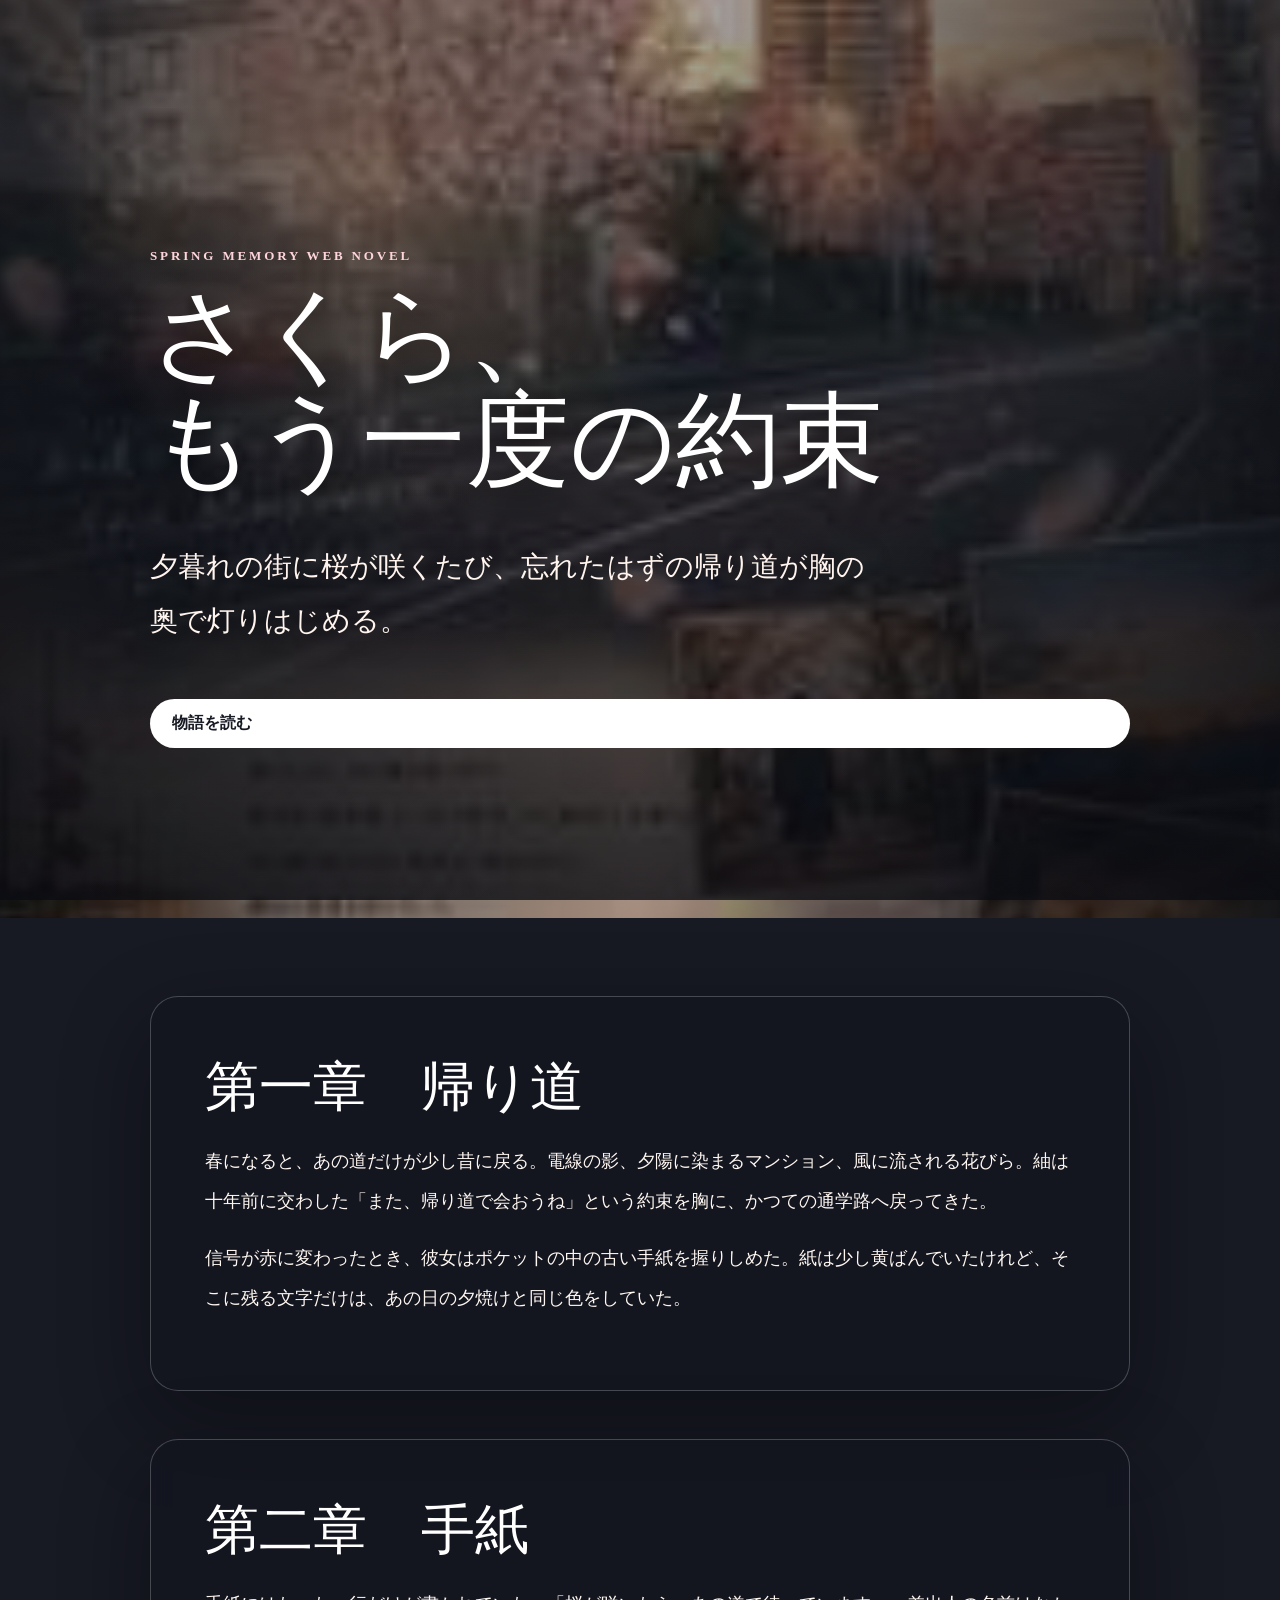
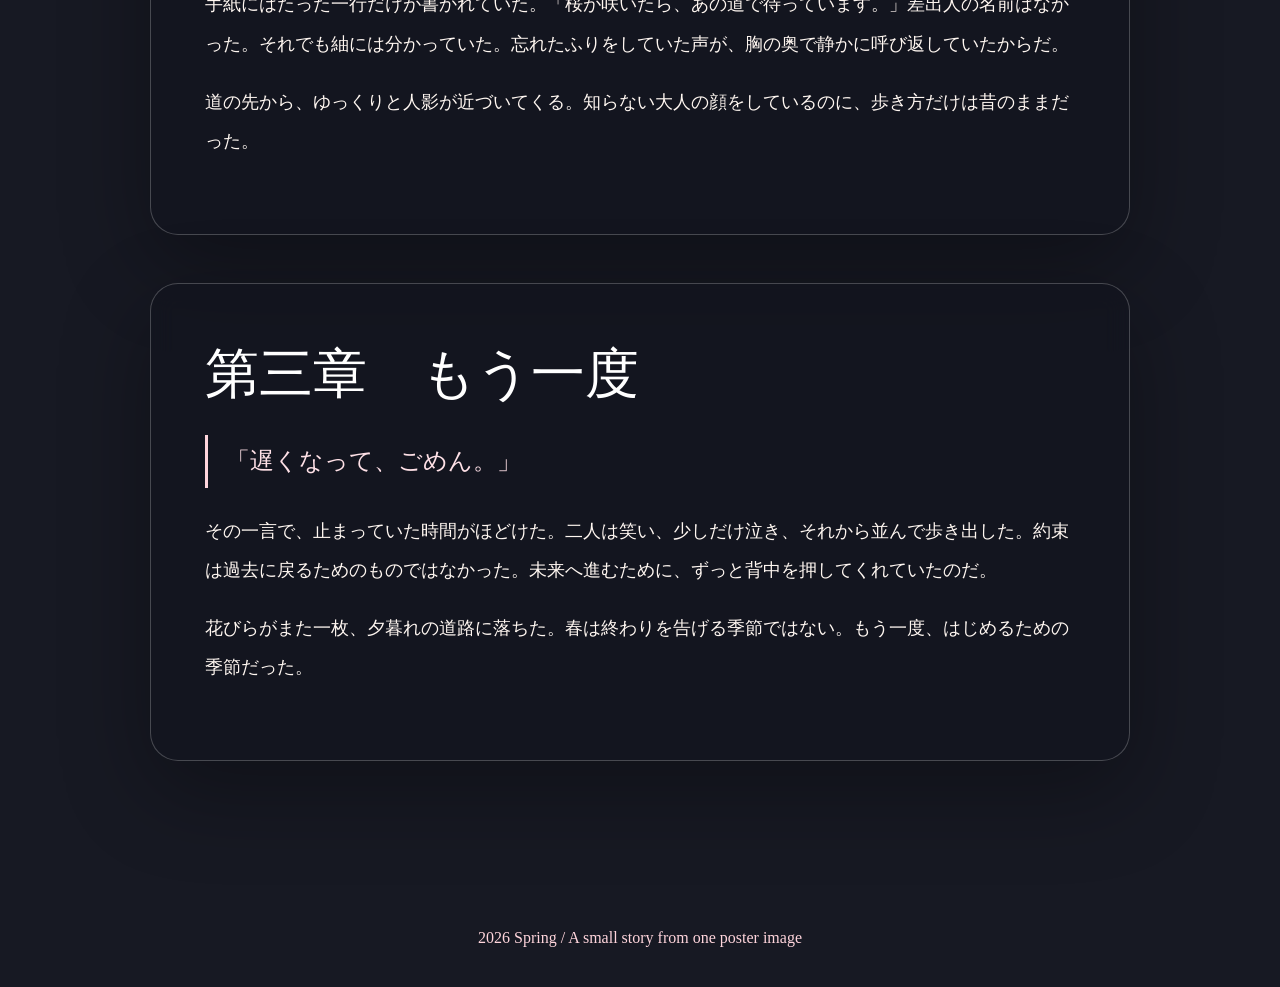
<file: sakura_story.html>
<!doctype html><html lang="ja"><head><meta charset="utf-8"><meta name="viewport" content="width=device-width,initial-scale=1"><title>さくら、もう一度の約束</title><style>*{box-sizing:border-box}html{scroll-behavior:smooth}body{margin:0;min-height:100vh;font-family:-apple-system,BlinkMacSystemFont,"Hiragino Mincho ProN","Yu Mincho",serif;color:#fff;background:#171923;overflow-x:hidden}body:before{content:"";position:fixed;inset:0;background-image:linear-gradient(90deg,rgba(10,12,18,.82),rgba(10,12,18,.35),rgba(10,12,18,.82)),url([data-uri]);background-size:cover;background-position:center;background-repeat:no-repeat;transform:scale(1.04);filter:saturate(1.1) contrast(1.05);z-index:-2}body:after{content:"";position:fixed;inset:0;background:radial-gradient(circle at 30% 20%,rgba(255,196,160,.28),transparent 30%),linear-gradient(180deg,rgba(255,255,255,.08),rgba(10,12,18,.78));z-index:-1}.wrap{width:min(980px,92%);margin:auto;padding:48px 0 80px}.hero{min-height:100vh;display:grid;align-content:center}.label{letter-spacing:.22em;color:#ffd5dc;font-size:13px;font-weight:700}h1{font-size:clamp(46px,10vw,104px);line-height:1.02;margin:18px 0;text-shadow:0 8px 40px rgba(0,0,0,.5);font-weight:500}.lead{font-size:clamp(18px,2.8vw,28px);line-height:1.9;max-width:720px;color:#fff4ee;text-shadow:0 5px 30px rgba(0,0,0,.5)}.card{margin:48px 0;padding:clamp(26px,5vw,54px);border:1px solid rgba(255,255,255,.22);border-radius:28px;background:rgba(18,20,30,.58);backdrop-filter:blur(12px);box-shadow:0 30px 90px rgba(0,0,0,.32)}h2{font-size:clamp(28px,5vw,54px);font-weight:500;margin:0 0 18px}p{font-size:18px;line-height:2.2;color:#fff7f1}.quote{font-size:24px;color:#ffe1e7;border-left:3px solid #ffd5dc;padding-left:18px}.button{display:inline-block;margin-top:24px;padding:14px 22px;border-radius:999px;background:#fff;color:#171923;text-decoration:none;font-weight:800}.petals span{position:fixed;top:-8vh;width:14px;height:9px;border-radius:80% 0 80% 0;background:rgba(255,196,210,.75);animation:fall linear infinite;z-index:2;pointer-events:none}.petals span:nth-child(1){left:8%;animation-duration:12s}.petals span:nth-child(2){left:22%;animation-duration:16s;animation-delay:2s}.petals span:nth-child(3){left:46%;animation-duration:13s;animation-delay:4s}.petals span:nth-child(4){left:68%;animation-duration:18s;animation-delay:1s}.petals span:nth-child(5){left:88%;animation-duration:14s;animation-delay:3s}@keyframes fall{to{transform:translateY(115vh) translateX(70px) rotate(540deg)}}footer{padding:40px;text-align:center;color:#ffd5dc}@media(max-width:640px){.wrap{width:90%;padding-top:28px}.card{border-radius:22px}p{font-size:16px}}</style></head><body><div class="petals"><span></span><span></span><span></span><span></span><span></span></div><main class="wrap"><section class="hero"><div class="label">SPRING MEMORY WEB NOVEL</div><h1>さくら、<br>もう一度の約束</h1><p class="lead">夕暮れの街に桜が咲くたび、忘れたはずの帰り道が胸の奥で灯りはじめる。</p><a class="button" href="#story">物語を読む</a></section><section id="story" class="card"><h2>第一章　帰り道</h2><p>春になると、あの道だけが少し昔に戻る。電線の影、夕陽に染まるマンション、風に流される花びら。紬は十年前に交わした「また、帰り道で会おうね」という約束を胸に、かつての通学路へ戻ってきた。</p><p>信号が赤に変わったとき、彼女はポケットの中の古い手紙を握りしめた。紙は少し黄ばんでいたけれど、そこに残る文字だけは、あの日の夕焼けと同じ色をしていた。</p></section><section class="card"><h2>第二章　手紙</h2><p>手紙にはたった一行だけが書かれていた。「桜が咲いたら、あの道で待っています。」差出人の名前はなかった。それでも紬には分かっていた。忘れたふりをしていた声が、胸の奥で静かに呼び返していたからだ。</p><p>道の先から、ゆっくりと人影が近づいてくる。知らない大人の顔をしているのに、歩き方だけは昔のままだった。</p></section><section class="card"><h2>第三章　もう一度</h2><p class="quote">「遅くなって、ごめん。」</p><p>その一言で、止まっていた時間がほどけた。二人は笑い、少しだけ泣き、それから並んで歩き出した。約束は過去に戻るためのものではなかった。未来へ進むために、ずっと背中を押してくれていたのだ。</p><p>花びらがまた一枚、夕暮れの道路に落ちた。春は終わりを告げる季節ではない。もう一度、はじめるための季節だった。</p></section></main><footer>2026 Spring / A small story from one poster image</footer></body></html>
</file>
